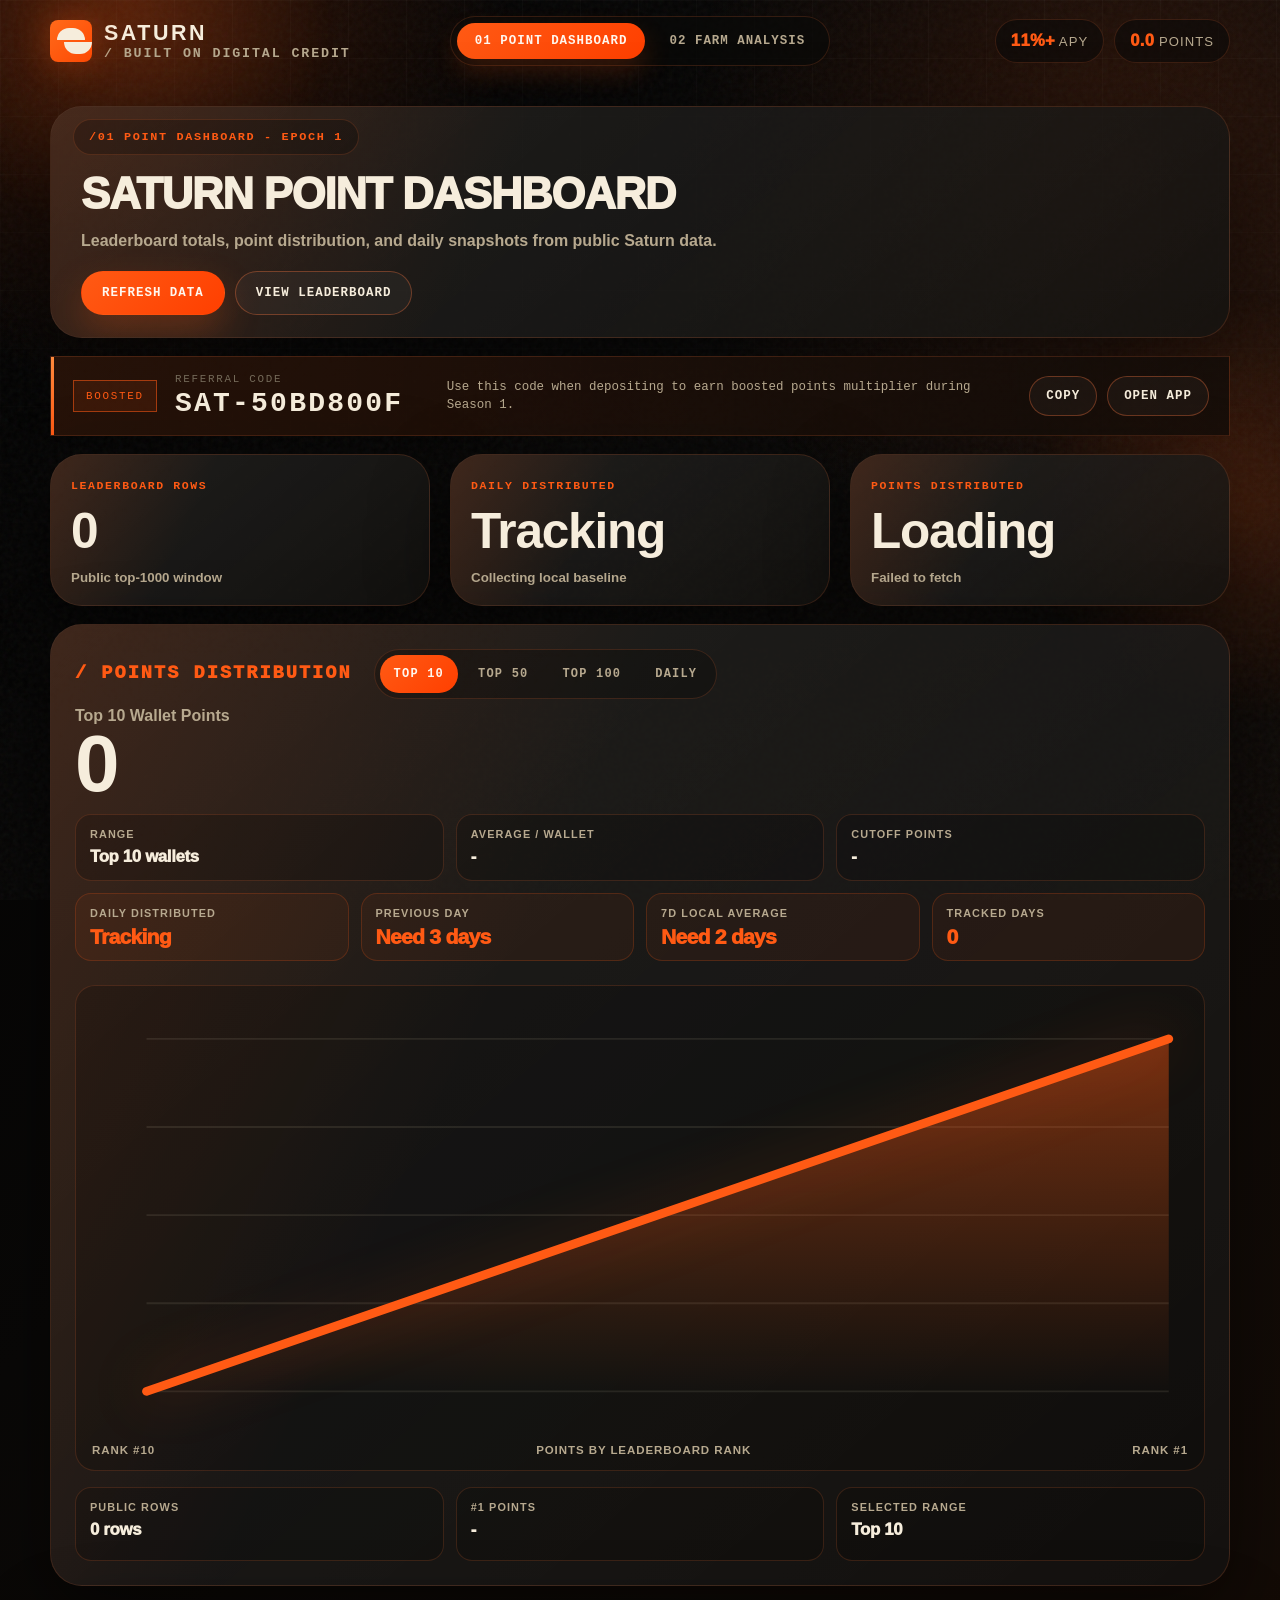
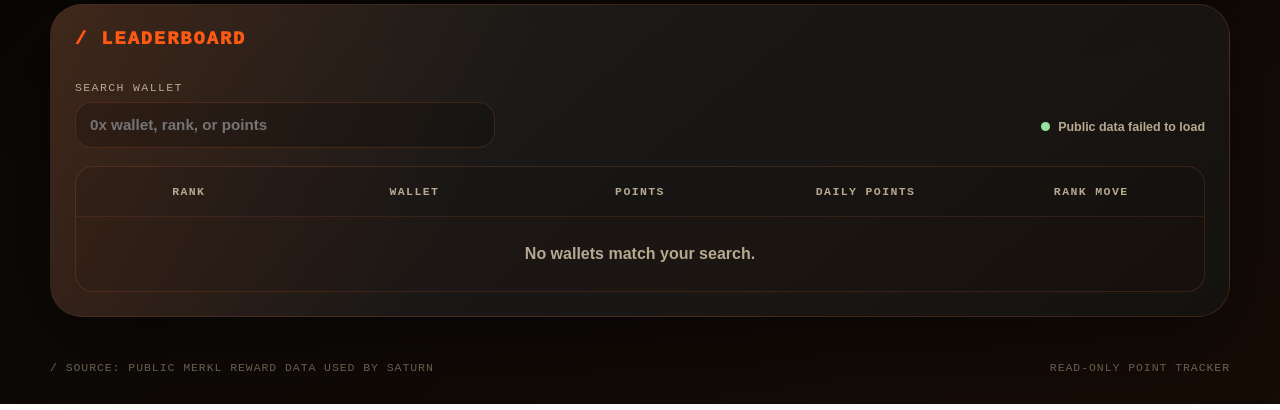
<file: index.html>
<!doctype html>
<html lang="en">
  <head>
    <meta charset="utf-8" />
    <meta name="viewport" content="width=device-width, initial-scale=1" />
    <title>Saturn Point Dashboard</title>
    <meta
      name="description"
      content="A Saturn-inspired point dashboard that tracks public Saturn point data from Merkl."
    />
    <link rel="stylesheet" href="styles.css?v=20260531-dashboard-fix" />
    <style>
      .segmented {
        display: inline-flex;
        gap: 6px;
        padding: 5px;
        border: 1px solid var(--line);
        border-radius: 999px;
        background: rgba(0, 0, 0, 0.22);
      }

      .segment {
        min-height: 38px;
        border: 0;
        border-radius: 999px;
        padding: 0 14px;
        color: var(--muted);
        background: transparent;
        font-family: var(--font-mono);
        font-size: 0.75rem;
        font-weight: 900;
        letter-spacing: 0.1em;
        text-transform: uppercase;
      }

      .segment.active {
        color: #fff7ef;
        background: linear-gradient(135deg, var(--gold), #ff3f00);
      }

      .header-stats strong {
        color: var(--gold);
        font-size: 1.26em !important;
        font-weight: 950;
        letter-spacing: 0.02em;
      }

      .metric-card strong,
      .points-total strong {
        letter-spacing: -0.025em !important;
      }

      .hero-grid h1,
      .wallet-card h2,
      .panel-heading h2 {
        display: none !important;
      }

      .kicker,
      .card-label {
        display: inline-flex;
        align-items: center;
        color: var(--gold);
        font-size: clamp(1.02rem, 1.45vw, 1.28rem) !important;
        font-weight: 950 !important;
        letter-spacing: 0.11em;
        line-height: 1.15;
      }

      .kicker {
        margin-bottom: 4px;
      }

      .hero-panel .kicker {
        color: var(--text) !important;
        font-family: var(--font-display) !important;
        font-size: clamp(2.35rem, 3.4vw, 3.5rem) !important;
        font-weight: 950 !important;
        letter-spacing: -0.025em;
        line-height: 0.98;
        margin: 0 !important;
      }

      .card-label {
        margin-bottom: 10px;
      }

      .panel-heading {
        align-items: flex-start;
      }

      .hero-panel {
        padding-top: 12px !important;
      }

      .hero-grid {
        align-items: flex-start !important;
        min-height: 0 !important;
        margin-top: 18px;
        padding-top: 0 !important;
      }

      .hero-copy {
        margin-top: 12px !important;
      }

      .hero-actions {
        margin-top: 18px !important;
      }

      #portfolio > .hero-panel.no-wallet-lookup .hero-grid {
        grid-template-columns: minmax(0, 1fr) !important;
      }

      #portfolio > .hero-panel.no-wallet-lookup .hero-copy {
        max-width: 760px;
      }

      #portfolio > .hero-panel .hero-grid {
        grid-template-columns: minmax(0, 1fr) minmax(560px, 0.88fr) !important;
      }

      #portfolio > .hero-panel .wallet-card {
        min-width: 560px;
      }

      #portfolio .wallet-lookup div {
        grid-template-columns: minmax(0, 1fr);
        gap: 12px;
        width: 100%;
      }

      #portfolio .wallet-lookup input {
        width: 100%;
      }

      #portfolio .wallet-lookup button {
        justify-self: start;
        width: auto;
        min-width: 112px;
        min-height: 38px;
        padding-inline: 22px;
      }

      #portfolio .wallet-address {
        margin-top: 14px;
      }

      #portfolio > .metrics-grid {
        grid-template-columns: repeat(3, minmax(0, 1fr));
      }

      #portfolio > .content-grid .points-panel > .panel-heading {
        flex-direction: row;
        align-items: center !important;
        justify-content: flex-start;
        gap: 22px;
      }

      #portfolio > .content-grid .points-panel > .panel-heading .card-label {
        margin-bottom: 0;
        white-space: nowrap;
      }

      #portfolio > .content-grid .points-panel .segmented {
        flex: 0 0 auto;
      }

      #portfolio > .content-grid .points-total {
        align-items: flex-start !important;
        flex-direction: column;
        gap: 6px;
        justify-content: flex-start;
        margin-top: 8px !important;
      }

      #portfolio > .content-grid .points-total strong {
        display: inline-flex;
        align-items: baseline;
        gap: 0.035em;
        font-family: var(--font-display) !important;
        line-height: 0.82;
        letter-spacing: -0.025em !important;
        text-align: left;
      }

      #portfolio > .content-grid .points-total .compact-unit {
        display: inline-block;
        margin-left: 0;
        color: inherit;
        font-size: 1em;
        letter-spacing: inherit;
      }

      .chart-summary,
      .daily-distribution,
      .mini-stats {
        position: relative;
        z-index: 1;
        display: grid;
        gap: 12px;
      }

      .chart-summary {
        grid-template-columns: repeat(3, minmax(0, 1fr));
        margin-top: 18px;
      }

      .daily-distribution {
        grid-template-columns: repeat(4, minmax(0, 1fr));
        margin-top: 12px;
      }

      .mini-stats {
        grid-template-columns: repeat(3, minmax(0, 1fr));
        margin-top: 16px;
      }

      .chart-summary span,
      .daily-distribution span,
      .mini-stats span {
        display: block;
        padding: 13px 14px;
        border: 1px solid var(--line);
        border-radius: 16px;
        background: rgba(0, 0, 0, 0.18);
      }

      .daily-distribution span {
        border-color: rgba(255, 90, 20, 0.2);
        background: rgba(255, 90, 20, 0.06);
      }

      .chart-summary small,
      .daily-distribution small,
      .mini-stats small {
        display: block;
        color: var(--muted);
        font-family: var(--font-display);
        font-size: 0.68rem;
        font-weight: 900;
        letter-spacing: 0.1em;
        text-transform: uppercase;
      }

      .chart-summary strong,
      .daily-distribution strong,
      .mini-stats strong {
        display: block;
        margin-top: 7px;
        font-family: var(--font-display);
        font-weight: 950;
      }

      .daily-distribution strong {
        color: var(--gold);
        font-size: clamp(1.18rem, 1.65vw, 1.55rem);
        letter-spacing: -0.035em;
        line-height: 1;
      }

      .chart-summary strong,
      .mini-stats strong {
        font-size: 1.05rem;
        letter-spacing: -0.02em;
      }

      .chart-wrap {
        position: relative;
        z-index: 1;
        overflow: hidden;
      }

      .line-chart {
        display: block;
        width: 100%;
        min-height: 260px;
      }

      .grid-lines path {
        stroke: rgba(255, 238, 210, 0.09);
        stroke-width: 1;
      }

      .line-chart .chart-area {
        fill: url("#chartFill") !important;
      }

      .line-chart .chart-line {
        fill: none !important;
        stroke: var(--gold) !important;
        stroke-linecap: round;
        stroke-linejoin: round;
        stroke-width: 5;
        filter: drop-shadow(0 0 16px rgba(255, 90, 20, 0.36));
      }

      .chart-dot {
        fill: #120c05;
        stroke: var(--gold);
        stroke-width: 4;
      }

      .chart-bar {
        fill: url("#barFill");
        stroke: rgba(255, 122, 45, 0.55);
        stroke-width: 1;
        filter: drop-shadow(0 0 14px rgba(255, 90, 20, 0.22));
        transition:
          filter 160ms ease,
          opacity 160ms ease,
          transform 160ms ease;
      }

      .chart-point {
        cursor: crosshair;
        outline: none;
      }

      .chart-hit-area {
        fill: transparent;
        pointer-events: all;
      }

      .chart-point .chart-dot {
        transition:
          r 160ms ease,
          stroke-width 160ms ease,
          filter 160ms ease;
      }

      .chart-point:hover .chart-dot,
      .chart-point:focus .chart-dot {
        r: 7;
        stroke-width: 5;
        filter: drop-shadow(0 0 10px rgba(255, 90, 20, 0.7));
      }

      .chart-point:hover .chart-bar,
      .chart-point:focus .chart-bar {
        opacity: 1;
        filter: drop-shadow(0 0 18px rgba(255, 90, 20, 0.62));
      }

      .chart-empty-title,
      .chart-empty-copy {
        fill: var(--muted);
        font-family: var(--font-display);
        font-weight: 950;
      }

      .chart-empty-title {
        fill: var(--text);
        font-size: 1.1rem;
      }

      .chart-empty-copy {
        font-size: 0.78rem;
      }

      .chart-tooltip {
        position: absolute;
        z-index: 8;
        display: none;
        max-width: min(260px, calc(100% - 24px));
        padding: 10px 12px;
        border: 1px solid rgba(255, 90, 20, 0.44);
        border-radius: 14px;
        background: rgba(7, 5, 3, 0.96);
        box-shadow: 0 18px 40px rgba(0, 0, 0, 0.42);
        color: var(--text);
        font-family: var(--font-display);
        font-size: 0.88rem;
        font-weight: 950;
        line-height: 1.25;
        pointer-events: none;
      }

      .chart-tooltip strong {
        display: block;
        font: inherit;
      }

      .chart-tooltip span {
        display: block;
        margin-top: 3px;
        color: var(--muted);
        font-size: 0.78rem;
        font-weight: 800;
      }

      .chart-labels {
        display: flex;
        justify-content: space-between;
        gap: 12px;
        padding: 0 16px 14px;
        color: var(--muted);
        font-family: var(--font-display);
        font-weight: 900;
        font-size: 0.72rem;
        letter-spacing: 0.08em;
        text-transform: uppercase;
      }

      #leaderboard .table-toolbar {
        display: grid !important;
        grid-template-columns: minmax(260px, 420px) 1fr;
        align-items: end;
        gap: 18px;
        margin: 0 0 14px !important;
        width: 100%;
      }

      #leaderboard .panel-heading {
        margin-bottom: 0 !important;
      }

      #leaderboard .card-label {
        margin-bottom: 0;
      }

      #leaderboard .search-box {
        width: 100%;
      }

      #leaderboard .sync-status {
        justify-self: end;
        align-self: end;
        padding-bottom: 14px;
        white-space: nowrap;
      }

      #leaderboard table {
        width: 100% !important;
        min-width: 900px;
        table-layout: fixed;
      }

      #leaderboard col:nth-child(1),
      #leaderboard col:nth-child(2),
      #leaderboard col:nth-child(3),
      #leaderboard col:nth-child(4),
      #leaderboard col:nth-child(5) {
        width: 20% !important;
      }

      #leaderboard th,
      #leaderboard td {
        display: table-cell !important;
        width: auto !important;
        vertical-align: middle;
      }

      #leaderboard th:nth-child(1),
      #leaderboard td:nth-child(1) {
        text-align: center !important;
      }

      #leaderboard td:nth-child(1) {
        padding-left: 0 !important;
        padding-right: 0 !important;
      }

      #leaderboard th:nth-child(2),
      #leaderboard td:nth-child(2) {
        text-align: center !important;
      }

      #leaderboard th:nth-child(3),
      #leaderboard td:nth-child(3) {
        text-align: center !important;
      }

      #leaderboard th:nth-child(4),
      #leaderboard td:nth-child(4),
      #leaderboard th:nth-child(5),
      #leaderboard td:nth-child(5) {
        text-align: center !important;
      }

      #leaderboard th:nth-child(n + 6),
      #leaderboard td:nth-child(n + 6) {
        display: none !important;
      }

      .leaderboard-rank-badge {
        display: grid !important;
        margin-inline: auto;
        width: 44px;
        height: 44px;
        border-radius: 14px;
        font-size: 1.05rem;
      }

      #leaderboard .leaderboard-wallet-link {
        display: inline-flex !important;
        flex-direction: column;
        align-items: flex-start;
        gap: 3px;
      }

      #leaderboard .leaderboard-wallet-link small {
        display: none !important;
      }

      .movement-pill {
        display: inline-flex;
        min-width: 78px;
        justify-content: center;
        padding: 8px 10px;
        border: 1px solid var(--line);
        border-radius: 999px;
        color: var(--muted);
        background: rgba(0, 0, 0, 0.16);
        font-family: var(--font-mono);
        font-size: 0.78rem;
        font-weight: 900;
      }

      .movement-pill.up {
        color: var(--green);
        border-color: rgba(150, 225, 162, 0.26);
        background: rgba(150, 225, 162, 0.08);
      }

      .movement-pill.down {
        color: var(--gold);
        border-color: rgba(255, 90, 20, 0.3);
        background: rgba(255, 90, 20, 0.08);
      }

      .movement-pill.neutral {
        color: var(--muted);
      }

      @media (max-width: 980px) {
        #portfolio > .hero-panel .hero-grid {
          grid-template-columns: 1fr !important;
        }

        #portfolio > .hero-panel .wallet-card {
          min-width: 0;
        }

        #portfolio > .metrics-grid {
          grid-template-columns: 1fr;
        }
      }

      @media (max-width: 640px) {
        #portfolio > .content-grid .points-panel > .panel-heading {
          align-items: flex-start !important;
          flex-direction: column;
          gap: 10px;
        }

        #leaderboard .table-toolbar {
          grid-template-columns: 1fr;
        }

        #leaderboard .sync-status {
          justify-self: start;
          padding-bottom: 0;
        }
      }

      @media (max-width: 640px) {
        .chart-summary,
        .daily-distribution,
        .mini-stats {
          grid-template-columns: repeat(2, minmax(0, 1fr));
        }

        .chart-summary span:first-child,
        .mini-stats span:last-child {
          grid-column: 1 / -1;
        }

        .chart-summary span,
        .daily-distribution span,
        .mini-stats span {
          padding: 12px;
        }

        .daily-distribution strong {
          font-size: clamp(1.35rem, 7vw, 1.8rem);
        }

        #leaderboard .responsive-table {
          overflow: visible;
          border: 0;
          border-radius: 0;
          background: transparent;
        }

        #leaderboard table {
          display: block !important;
          min-width: 0 !important;
          border: 0 !important;
          table-layout: auto !important;
        }

        #leaderboard colgroup,
        #leaderboard thead {
          display: none !important;
        }

        #leaderboard tbody {
          display: grid;
          gap: 12px;
        }

        #leaderboard tbody tr {
          display: grid !important;
          grid-template-columns: auto minmax(0, 1fr);
          grid-template-areas:
            "rank wallet"
            "rank points"
            "daily-points movement";
          gap: 9px 12px;
          align-items: center;
          padding: 12px;
          border: 1px solid var(--line);
          border-radius: 16px;
          background:
            radial-gradient(circle at 18% 0%, rgba(255, 90, 20, 0.1), transparent 48%),
            rgba(0, 0, 0, 0.18);
        }

        #leaderboard tbody tr.empty-row {
          display: block !important;
        }

        #leaderboard th,
        #leaderboard td {
          display: block !important;
          width: auto !important;
          padding: 0 !important;
          border: 0 !important;
          text-align: left !important;
        }

        #leaderboard td:nth-child(1) {
          grid-area: rank;
        }

        #leaderboard td:nth-child(2) {
          grid-area: wallet;
        }

        #leaderboard td:nth-child(3) {
          grid-area: points;
        }

        #leaderboard td:nth-child(4) {
          grid-area: daily-points;
        }

        #leaderboard td:nth-child(5) {
          grid-area: movement;
        }

        #leaderboard td:nth-child(3)::before,
        #leaderboard td:nth-child(4)::before,
        #leaderboard td:nth-child(5)::before {
          display: block;
          margin-bottom: 3px;
          color: var(--muted);
          font-family: var(--font-display);
          font-size: 0.58rem;
          font-weight: 950;
          letter-spacing: 0.1em;
          text-transform: uppercase;
        }

        #leaderboard td:nth-child(3)::before {
          content: "Points";
        }

        #leaderboard td:nth-child(3)::after {
          content: " pts";
          color: var(--muted);
          font-size: 0.78rem;
          font-weight: 900;
        }

        #leaderboard td:nth-child(4)::before {
          content: "Daily points";
        }

        #leaderboard td:nth-child(5)::before {
          content: "Rank move";
        }

        #leaderboard .leaderboard-rank-badge {
          width: 48px;
          height: 48px;
          margin: 0;
          border-radius: 16px;
          font-size: 1.1rem;
        }

        #leaderboard .leaderboard-wallet-link {
          align-items: flex-start;
          max-width: 100%;
        }

        #leaderboard .leaderboard-wallet-link strong,
        #leaderboard td:nth-child(3) {
          font-size: 1.02rem;
          font-weight: 950;
          overflow-wrap: anywhere;
        }

        #leaderboard td:nth-child(3) {
          align-self: start;
          color: var(--text);
          line-height: 1.05;
        }

        #leaderboard td:nth-child(4),
        #leaderboard td:nth-child(5) {
          min-width: 0;
        }

        #leaderboard td:nth-child(4)::before {
          content: "Daily";
        }

        #leaderboard td:nth-child(5)::before {
          content: "Rank";
        }

        #leaderboard .movement-pill {
          min-width: 0;
          width: 100%;
          justify-content: center;
          padding: 8px 8px;
          font-size: 0.78rem;
        }

        #leaderboard .points-movement-pill {
          font-size: 0.82rem;
        }
      }
    </style>
  </head>
  <body>
    <div class="noise" aria-hidden="true"></div>
    <div class="orb orb-one" aria-hidden="true"></div>
    <div class="orb orb-two" aria-hidden="true"></div>

    <header class="site-shell topbar" aria-label="Saturn dashboard header">
      <a class="brand" href="#" aria-label="Saturn Point Dashboard home">
        <span class="brand-mark" aria-hidden="true"></span>
        <span>
          <strong>Saturn</strong>
          <small>/ built on digital credit</small>
        </span>
      </a>

      <nav class="main-nav" aria-label="Primary navigation">
        <a class="active" href="index.html">01 Point Dashboard</a>
        <a href="analysis.html">02 Farm Analysis</a>
      </nav>

      <div class="header-stats" aria-label="Global Saturn metrics">
        <span><strong>11%+</strong> APY</span>
        <span><strong id="headerPoints">0.0</strong> Points</span>
      </div>
    </header>

    <main class="site-shell dashboard" id="portfolio">
      <section class="hero-panel reveal no-wallet-lookup">
        <div class="epoch-pill">/01 Point Dashboard - Epoch 1</div>
        <div class="hero-grid">
          <div>
            <p class="kicker">Saturn Point Dashboard</p>
            <h1>Saturn points command center</h1>
            <p class="hero-copy">
              Leaderboard totals, point distribution, and daily snapshots from public Saturn data.
            </p>
            <div class="hero-actions">
              <button class="primary-btn" id="refreshData" type="button">
                Refresh data
              </button>
              <a class="ghost-btn" href="#leaderboard">View leaderboard</a>
            </div>
          </div>

          <aside class="wallet-card" aria-live="polite" hidden>
            <span class="card-label">/ Wallet Lookup</span>
            <h2 id="walletStatusTitle">Lookup wallet, rank, or points</h2>
            <p id="walletStatusText">
              Paste a wallet address to calculate public Saturn points and top-1000 rank.
            </p>
            <form class="wallet-lookup" id="walletLookupForm">
              <label for="walletInput">Wallet address</label>
              <div>
                <input
                  id="walletInput"
                  type="text"
                  inputmode="text"
                  placeholder="0x..."
                  autocomplete="off"
                  spellcheck="false"
                />
                <button type="submit">Track</button>
              </div>
            </form>
            <div class="wallet-address" id="walletAddress">No wallet selected</div>
          </aside>
        </div>
      </section>

      <section class="ref-card reveal" aria-label="Saturn referral code">
        <div class="ref-accent" aria-hidden="true"></div>
        <span class="ref-badge">Boosted</span>
        <div>
          <small>Referral Code</small>
          <strong>SAT-50BD800F</strong>
        </div>
        <p>Use this code when depositing to earn boosted points multiplier during Season 1.</p>
        <div class="ref-actions">
          <button class="ghost-btn compact-action" type="button" data-copy-ref="SAT-50BD800F">Copy</button>
          <a class="ghost-btn compact-action" href="https://app.saturn.credit/" target="_blank" rel="noopener noreferrer">Open app</a>
        </div>
      </section>

      <section class="metrics-grid" aria-label="Dashboard summary metrics">
        <article class="metric-card reveal">
          <span class="metric-label">Leaderboard Rows</span>
          <strong id="tvlMetric">0</strong>
          <small>Public top-1000 window</small>
        </article>

        <article class="metric-card reveal">
          <span class="metric-label">Daily Distributed</span>
          <strong id="dailyDistributedMetric">Tracking</strong>
          <small id="dailyDistributedCaption">Collecting local baseline</small>
        </article>

        <article class="metric-card reveal">
          <span class="metric-label">Points Distributed</span>
          <strong id="pointsDistributed">Loading</strong>
          <small id="pointsUpdated">Public Merkl data</small>
        </article>

        <article class="metric-card reveal highlighted" hidden>
          <span class="metric-label">Your Rank</span>
          <strong id="rankMetric">—</strong>
          <small id="rankCaption">Enter wallet to calculate</small>
        </article>
      </section>

      <section class="content-grid single-column">
        <article class="panel points-panel reveal">
          <div class="panel-heading">
            <div>
              <span class="card-label">/ Points Distribution</span>
              <h2>Leaderboard points</h2>
            </div>
            <div class="segmented" role="group" aria-label="Points chart mode">
              <button class="segment active" type="button" data-range="10">Top 10</button>
              <button class="segment" type="button" data-range="50">Top 50</button>
              <button class="segment" type="button" data-range="100">Top 100</button>
              <button class="segment" type="button" data-range="daily">Daily</button>
            </div>
          </div>

          <div class="points-total">
            <span id="pointsTotalLabel">Top 10 Wallet Points</span>
            <strong id="pointsTotal">0.0</strong>
          </div>

          <div class="chart-summary" aria-label="Selected leaderboard range summary">
            <span>
              <small id="chartRangeMetricLabel">Range</small>
              <strong id="chartRangeLabel">Top 10 wallets</strong>
            </span>
            <span>
              <small id="chartAverageMetricLabel">Average / Wallet</small>
              <strong id="chartAverage">—</strong>
            </span>
            <span>
              <small id="chartCutoffMetricLabel">Cutoff Points</small>
              <strong id="chartCutoff">—</strong>
            </span>
          </div>

          <div class="daily-distribution" aria-label="Daily total points distributed">
            <span>
              <small>Daily Distributed</small>
              <strong id="dailyDistributed">—</strong>
            </span>
            <span>
              <small>Previous Day</small>
              <strong id="previousDailyDistributed">—</strong>
            </span>
            <span>
              <small>7D Local Average</small>
              <strong id="dailyAverage">—</strong>
            </span>
            <span>
              <small>Tracked Days</small>
              <strong id="trackedDays">0</strong>
            </span>
          </div>

          <div class="chart-wrap">
            <svg
              class="line-chart"
              id="pointsChart"
              role="img"
              aria-labelledby="chartTitle chartDesc"
              viewBox="0 0 640 260"
            >
              <title id="chartTitle">Saturn points trend</title>
              <desc id="chartDesc">A line chart showing public Saturn leaderboard point distribution.</desc>
              <defs>
                <linearGradient id="chartFill" x1="0" x2="0" y1="0" y2="1">
                  <stop offset="0%" stop-color="#ff5a14" stop-opacity="0.42" />
                  <stop offset="100%" stop-color="#ff5a14" stop-opacity="0" />
                </linearGradient>
                <linearGradient id="barFill" x1="0" x2="0" y1="0" y2="1">
                  <stop offset="0%" stop-color="#ff7a2d" stop-opacity="0.95" />
                  <stop offset="100%" stop-color="#ff5a14" stop-opacity="0.35" />
                </linearGradient>
              </defs>
              <g class="grid-lines" aria-hidden="true">
                <path d="M40 30H620" />
                <path d="M40 80H620" />
                <path d="M40 130H620" />
                <path d="M40 180H620" />
                <path d="M40 230H620" />
              </g>
              <path id="chartArea" class="chart-area" d="" style="fill: url(#chartFill)" />
              <path id="chartLine" class="chart-line" d="" style="fill: none" />
              <g id="chartDots"></g>
            </svg>
            <div class="chart-labels">
              <span id="chartLowLabel">Rank #10</span>
              <span>Points by leaderboard rank</span>
              <span id="chartHighLabel">Rank #1</span>
            </div>
          </div>

          <div class="mini-stats">
            <span>
              <small id="miniStatOneLabel">Public Rows</small>
              <strong id="epochPace">—</strong>
            </span>
            <span>
              <small id="miniStatTwoLabel">#1 Points</small>
              <strong id="multiplier">—</strong>
            </span>
            <span>
              <small id="miniStatThreeLabel">Selected Range</small>
              <strong id="nextRank">—</strong>
            </span>
          </div>
        </article>
      </section>

      <section class="panel table-panel reveal" id="leaderboard">
        <div class="panel-heading table-heading">
          <div>
            <span class="card-label">/ Leaderboard</span>
            <h2>Saturn points leaderboard</h2>
          </div>
        </div>

        <div class="table-toolbar">
          <label class="search-box">
            <span>Search wallet</span>
            <input
              id="walletSearch"
              type="search"
              placeholder="0x wallet, rank, or points"
              autocomplete="off"
            />
          </label>
          <div class="sync-status">
            <span class="pulse-dot" aria-hidden="true"></span>
            <span id="syncStatusText">Loading public data</span>
          </div>
        </div>

        <div class="table-view active" id="leaderboardView">
          <div class="responsive-table">
            <table>
              <colgroup>
                <col />
                <col />
                <col />
                <col />
                <col />
              </colgroup>
              <thead>
                <tr>
                  <th>Rank</th>
                  <th>Wallet</th>
                  <th>Points</th>
                  <th>Daily points</th>
                  <th>Rank move</th>
                </tr>
              </thead>
              <tbody id="leaderboardRows"></tbody>
            </table>
          </div>
        </div>
      </section>
    </main>

    <footer class="site-shell footer">
      <span>/ Source: public Merkl reward data used by Saturn</span>
      <span>Read-only point tracker</span>
    </footer>

    <script src="app.js?v=20260606-daily-points-movement" defer></script>
    <script>
      document.addEventListener("DOMContentLoaded", () => {
        const total = document.querySelector("#pointsTotal");
        if (!total) return;

        const renderCompactUnit = () => {
          if (total.dataset.renderingCompact === "true") return;
          const value = total.textContent.trim().replace(/\s+/g, "");
          const match = value.match(/^([0-9.,]+)([KMBT])$/i);

          if (!match) return;
          if (total.dataset.compactValue === value && total.querySelector(".compact-unit")) return;

          total.dataset.renderingCompact = "true";
          total.innerHTML = `${match[1]}<span class="compact-unit">${match[2].toUpperCase()}</span>`;
          total.dataset.compactValue = value;
          total.dataset.renderingCompact = "false";
        };

        new MutationObserver(renderCompactUnit).observe(total, {
          childList: true,
          characterData: true,
          subtree: true,
        });
        renderCompactUnit();

        const chartWrap = document.querySelector(".chart-wrap");
        if (!chartWrap) return;

        const tooltip = document.createElement("div");
        tooltip.className = "chart-tooltip";
        chartWrap.appendChild(tooltip);

        const setTooltipText = (label) => {
          const parts = label.split(" | ");
          tooltip.replaceChildren();
          parts.forEach((part, index) => {
            const element = document.createElement(index === 0 ? "strong" : "span");
            element.textContent = part;
            tooltip.appendChild(element);
          });
        };

        const moveTooltip = (event, point) => {
          const wrapRect = chartWrap.getBoundingClientRect();
          const pointRect = point.getBoundingClientRect();
          const hasPointer = Number.isFinite(event.clientX) && Number.isFinite(event.clientY);
          const anchorX = hasPointer ? event.clientX - wrapRect.left : pointRect.left - wrapRect.left + pointRect.width / 2;
          const anchorY = hasPointer ? event.clientY - wrapRect.top : pointRect.top - wrapRect.top + pointRect.height / 2;
          const x = Math.min(wrapRect.width - tooltip.offsetWidth - 10, Math.max(10, anchorX + 14));
          const y = Math.max(10, anchorY - tooltip.offsetHeight - 14);

          tooltip.style.left = `${x}px`;
          tooltip.style.top = `${y}px`;
        };

        const showTooltip = (event) => {
          const point = event.target.closest(".chart-point");
          if (!point || !chartWrap.contains(point)) return;

          setTooltipText(point.getAttribute("aria-label") || "");
          tooltip.style.display = "block";
          moveTooltip(event, point);
        };

        chartWrap.addEventListener("pointerover", showTooltip);
        chartWrap.addEventListener("pointermove", showTooltip);
        chartWrap.addEventListener("pointerleave", () => {
          tooltip.style.display = "none";
        });
        chartWrap.addEventListener("focusin", showTooltip);
        chartWrap.addEventListener("focusout", () => {
          tooltip.style.display = "none";
        });
      });
    </script>
  </body>
</html>
</file>
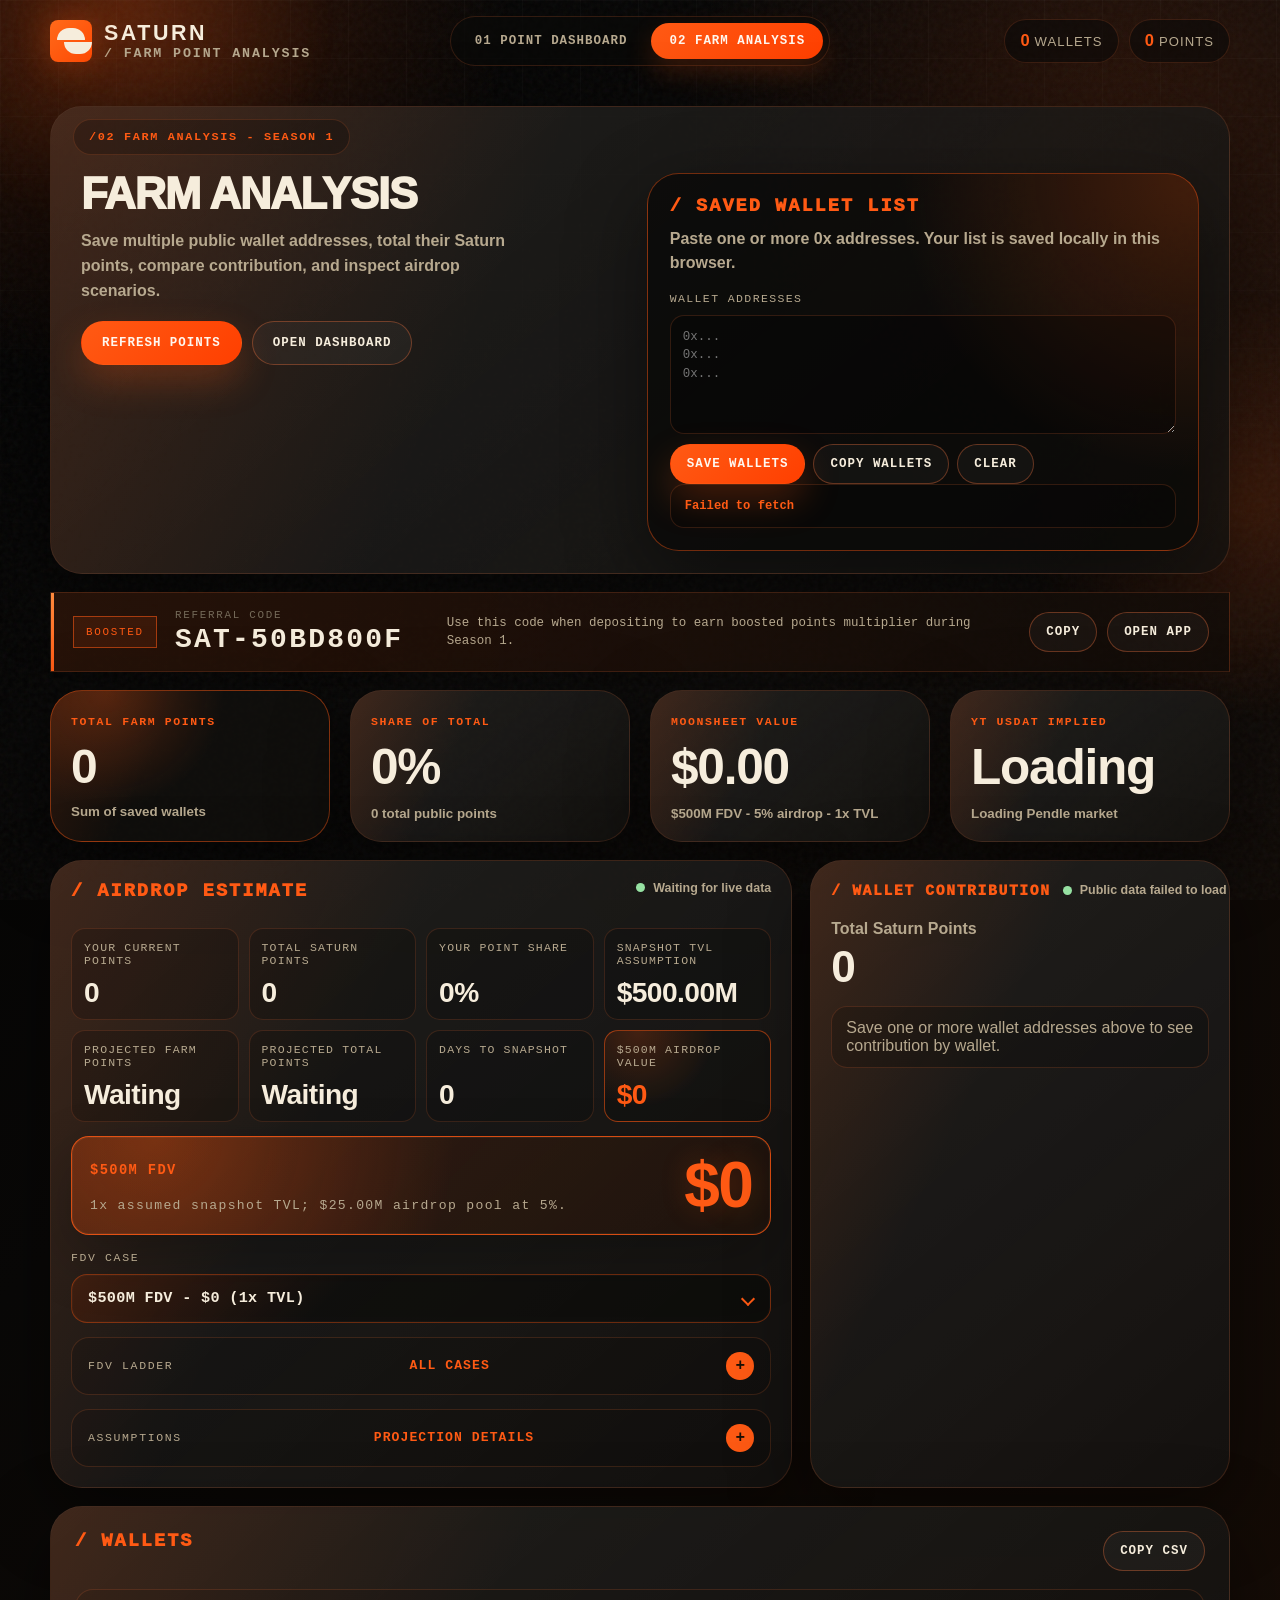
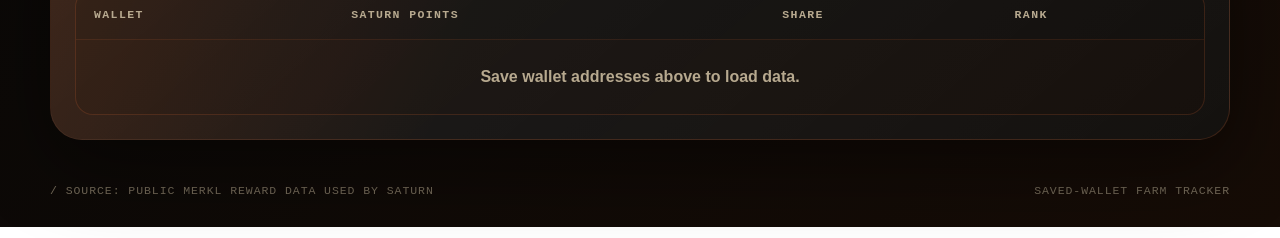
<file: analysis.html>
<!doctype html>
<html lang="en">
  <head>
    <meta charset="utf-8" />
    <meta name="viewport" content="width=device-width, initial-scale=1" />
    <title>Saturn Farm Point Analysis</title>
    <meta
      name="description"
      content="Track Saturn points across saved wallets using public Merkl point data."
    />
    <link rel="stylesheet" href="styles.css?v=20260531-wallet-collapse" />
    <style>
      [hidden] {
        display: none !important;
      }

      .metric-card strong,
      .points-total strong,
      .moonsheet-grid strong,
      .scenario-focus strong {
        letter-spacing: -0.025em !important;
      }

      .hero-grid h1,
      .wallet-card h2,
      .panel-heading h2 {
        display: none !important;
      }

      .kicker,
      .card-label {
        display: inline-flex;
        align-items: center;
        color: var(--gold);
        font-size: clamp(1.02rem, 1.45vw, 1.28rem) !important;
        font-weight: 950 !important;
        letter-spacing: 0.11em;
        line-height: 1.15;
      }

      .kicker {
        margin-bottom: 4px;
      }

      .hero-panel .kicker {
        color: var(--text) !important;
        font-family: var(--font-display) !important;
        font-size: clamp(2.35rem, 3.4vw, 3.5rem) !important;
        font-weight: 950 !important;
        letter-spacing: -0.025em;
        line-height: 0.98;
        margin: 0 !important;
      }

      .card-label {
        margin-bottom: 10px;
      }

      .panel-heading {
        align-items: flex-start;
      }

      .hero-panel {
        padding-top: 12px !important;
      }

      .hero-grid,
      .farm-hero-grid {
        align-items: flex-start !important;
        min-height: 0 !important;
        margin-top: 18px;
        padding-top: 0 !important;
      }

      .hero-copy {
        margin-top: 12px !important;
      }

      .hero-actions {
        margin-top: 18px !important;
      }

      .farm-hero-grid {
        grid-template-columns: minmax(320px, 0.92fr) minmax(420px, 1fr) !important;
        gap: clamp(24px, 4.5vw, 58px) !important;
      }

      .farm-hero-grid > div:first-child {
        max-width: 520px;
      }

      .wallet-manager-card {
        justify-self: end;
        width: min(100%, 720px);
      }

      .farm-dashboard > .content-grid .panel-heading {
        align-items: center !important;
        flex-wrap: nowrap;
        gap: 12px;
      }

      .farm-dashboard > .content-grid .panel-heading .card-label {
        margin-bottom: 0;
        white-space: nowrap;
        font-size: clamp(0.92rem, 1.08vw, 1.08rem) !important;
      }

      .farm-dashboard > .content-grid .sync-status {
        align-self: center;
        margin-left: auto;
        min-width: max-content;
        white-space: nowrap;
      }

      .moonsheet-grid strong {
        letter-spacing: -0.02em !important;
      }

      .farm-dashboard .metric-card strong,
      .farm-dashboard .moonsheet-grid strong,
      .farm-dashboard .scenario-focus strong,
      .farm-dashboard .farm-points-total strong,
      .farm-dashboard .allocation-row-header b,
      .farm-dashboard .allocation-meta,
      .farm-dashboard .scenario-table th,
      .farm-dashboard .scenario-table td,
      .farm-dashboard .farm-table td,
      .farm-dashboard .farm-table strong {
        font-family: var(--font-display) !important;
      }

      .farm-dashboard > .content-grid .mini-stats {
        display: none !important;
      }

      .scenario-table {
        width: 100%;
        table-layout: fixed;
      }

      .scenario-table th,
      .scenario-table td {
        width: 33.333% !important;
      }

      .scenario-table th:nth-child(3),
      .scenario-table td:nth-child(3) {
        display: table-cell !important;
      }

      .scenario-table th:nth-child(4),
      .scenario-table td:nth-child(4) {
        display: none !important;
      }

      @media (max-width: 900px) {
        .farm-hero-grid {
          grid-template-columns: 1fr !important;
        }

        .wallet-manager-card {
          justify-self: stretch;
          width: 100%;
        }
      }

      @media (max-width: 640px) {
        .farm-dashboard .moonsheet-grid {
          grid-template-columns: repeat(2, minmax(0, 1fr)) !important;
          gap: 10px;
        }

        .farm-dashboard .moonsheet-grid article {
          min-height: 104px;
          padding: 13px;
        }

        .farm-dashboard .moonsheet-grid small {
          min-height: 0;
          font-size: 0.66rem;
          letter-spacing: 0.1em;
        }

        .farm-dashboard .moonsheet-grid strong {
          margin-top: 10px;
          font-size: clamp(1.25rem, 7vw, 1.7rem);
          line-height: 1;
        }

        .farm-dashboard .scenario-focus {
          grid-template-columns: 1fr;
          gap: 9px;
          padding: 16px;
        }

        .farm-dashboard .scenario-focus strong {
          grid-row: auto;
          font-size: clamp(2.6rem, 15vw, 4.2rem);
        }

        .farm-dashboard .wallet-manager-card {
          padding: 18px;
        }

        .farm-dashboard .wallet-summary {
          gap: 12px;
          margin-top: 14px;
          padding: 12px;
        }

        .farm-dashboard .wallet-summary span {
          white-space: nowrap;
        }

        .farm-dashboard .wallet-summary-actions {
          width: 100%;
        }

        .farm-dashboard .wallet-summary-actions > * {
          min-height: 42px;
        }

        .farm-dashboard .scenario-table {
          min-width: 0;
        }

        .farm-dashboard .scenario-table th,
        .farm-dashboard .scenario-table td {
          padding: 12px 10px;
          font-size: 0.86rem;
        }

        .farm-table.responsive-table {
          overflow: visible;
          border: 0;
          border-radius: 0;
          background: transparent;
        }

        .farm-table table {
          display: block;
          min-width: 0 !important;
          border: 0;
        }

        .farm-table thead {
          display: none;
        }

        .farm-table tbody {
          display: grid;
          gap: 12px;
        }

        .farm-table tbody tr {
          display: grid;
          grid-template-columns: repeat(2, minmax(0, 1fr));
          gap: 11px 14px;
          padding: 14px;
          border: 1px solid var(--line);
          border-radius: 18px;
          background:
            radial-gradient(circle at 15% 0%, rgba(255, 90, 20, 0.1), transparent 48%),
            rgba(0, 0, 0, 0.18);
        }

        .farm-table tbody tr.empty-row {
          display: block;
        }

        .farm-table td {
          display: block;
          width: auto !important;
          padding: 0 !important;
          border: 0 !important;
          text-align: left !important;
        }

        .farm-table td:first-child {
          grid-column: 1 / -1;
        }

        .farm-table td:nth-child(2)::before,
        .farm-table td:nth-child(3)::before,
        .farm-table td:nth-child(4)::before {
          display: block;
          margin-bottom: 4px;
          color: var(--muted);
          font-family: var(--font-display);
          font-size: 0.66rem;
          font-weight: 950;
          letter-spacing: 0.12em;
          text-transform: uppercase;
        }

        .farm-table td:nth-child(2)::before {
          content: "Points";
        }

        .farm-table td:nth-child(3)::before {
          content: "Share";
        }

        .farm-table td:nth-child(4)::before {
          content: "Rank";
        }

        .farm-table .wallet-cell {
          gap: 10px;
        }

        .farm-table .wallet-badge {
          width: 42px;
          height: 42px;
          border-radius: 14px;
        }
      }
    </style>
  </head>
  <body>
    <div class="noise" aria-hidden="true"></div>
    <div class="orb orb-one" aria-hidden="true"></div>
    <div class="orb orb-two" aria-hidden="true"></div>

    <header class="site-shell topbar" aria-label="Saturn farm analysis header">
      <a class="brand" href="index.html" aria-label="Saturn Point Dashboard home">
        <span class="brand-mark" aria-hidden="true"></span>
        <span>
          <strong>Saturn</strong>
          <small>/ farm point analysis</small>
        </span>
      </a>

      <nav class="main-nav" aria-label="Primary navigation">
        <a href="index.html">01 Point Dashboard</a>
        <a class="active" href="analysis.html">02 Farm Analysis</a>
      </nav>

      <div class="header-stats" aria-label="Farm analysis quick stats">
        <span><strong id="walletCountStat">0</strong> Wallets</span>
        <span><strong id="farmHeaderPoints">0.0</strong> Points</span>
      </div>
    </header>

    <main class="site-shell dashboard farm-dashboard">
      <section class="hero-panel farm-hero reveal">
        <div class="epoch-pill">/02 Farm Analysis - Season 1</div>
        <div class="hero-grid farm-hero-grid">
          <div>
            <p class="kicker">Farm Analysis</p>
            <h1>Analyze your Saturn farm</h1>
            <p class="hero-copy">
              Save multiple public wallet addresses, total their Saturn points,
              compare contribution, and inspect airdrop scenarios.
            </p>
            <div class="hero-actions">
              <button class="primary-btn" id="refreshFarm" type="button">
                Refresh points
              </button>
              <a class="ghost-btn" href="index.html">Open dashboard</a>
            </div>
          </div>

          <aside class="wallet-card wallet-manager-card">
            <span class="card-label">/ Saved Wallet List</span>
            <h2>Saved wallets</h2>
            <p>Paste one or more 0x addresses. Your list is saved locally in this browser.</p>
            <div class="wallet-summary" id="walletSummary" hidden>
              <div>
                <small>Wallets saved</small>
                <strong id="walletSummaryCount">No wallets saved</strong>
                <span id="walletSummaryPreview">Add wallets to start tracking.</span>
              </div>
              <div class="wallet-summary-actions">
                <button class="ghost-btn compact-action" id="copyWalletsCompact" type="button">Copy</button>
                <button class="ghost-btn compact-action" id="editWallets" type="button">Edit wallets</button>
              </div>
            </div>
            <form class="wallet-manager" id="walletManagerForm">
              <label for="walletListInput">Wallet addresses</label>
              <textarea
                id="walletListInput"
                rows="5"
                placeholder="0x...&#10;0x...&#10;0x..."
                spellcheck="false"
              ></textarea>
              <div class="wallet-manager-actions">
                <button class="primary-btn compact-action" type="submit">Save wallets</button>
                <button class="ghost-btn compact-action" id="copyWallets" type="button">Copy wallets</button>
                <button class="ghost-btn compact-action" id="clearWallets" type="button">Clear</button>
              </div>
            </form>
            <div class="wallet-address" id="walletListStatus">No wallets saved.</div>
          </aside>
        </div>
      </section>

      <section class="ref-card reveal" aria-label="Saturn referral code">
        <div class="ref-accent" aria-hidden="true"></div>
        <span class="ref-badge">Boosted</span>
        <div>
          <small>Referral Code</small>
          <strong>SAT-50BD800F</strong>
        </div>
        <p>Use this code when depositing to earn boosted points multiplier during Season 1.</p>
        <div class="ref-actions">
          <button class="ghost-btn compact-action" type="button" data-copy-ref="SAT-50BD800F">Copy</button>
          <a class="ghost-btn compact-action" href="https://app.saturn.credit/" target="_blank" rel="noopener noreferrer">Open app</a>
        </div>
      </section>

      <section class="metrics-grid farm-metrics" aria-label="Farm summary metrics">
        <article class="metric-card reveal highlighted">
          <span class="metric-label">Total Farm Points</span>
          <strong id="totalFarmPoints">Loading</strong>
          <small>Sum of saved wallets</small>
        </article>

        <article class="metric-card reveal">
          <span class="metric-label">Share Of Total</span>
          <strong id="pointShare">-</strong>
          <small id="networkTotalCaption">Loading total points</small>
        </article>

        <article class="metric-card reveal">
          <span class="metric-label">Moonsheet Value</span>
          <strong id="moonsheetValue">-</strong>
          <small>$500M FDV - 5% airdrop - 1x TVL</small>
        </article>

        <article class="metric-card reveal">
          <span class="metric-label" id="projectionSummaryLabel">YT USDat Implied</span>
          <strong id="projectedSnapshotPoints">Loading</strong>
          <small id="projectionSummaryCaption">Pendle market APY</small>
        </article>
      </section>

      <section class="panel moonsheet-panel reveal" aria-label="Airdrop moonsheet">
        <div class="panel-heading table-heading">
          <div>
            <span class="card-label">/ Airdrop Estimate</span>
            <h2>Airdrop estimate</h2>
          </div>
          <div class="sync-status">
            <span class="pulse-dot" aria-hidden="true"></span>
            <span id="projectionStatus">Waiting for live data</span>
          </div>
        </div>

        <div class="moonsheet-grid">
          <article>
            <small>Your current points</small>
            <strong id="moonCurrentPoints">-</strong>
          </article>
          <article>
            <small>Total Saturn points</small>
            <strong id="moonTotalPoints">-</strong>
          </article>
          <article>
            <small>Your point share</small>
            <strong id="moonShare">-</strong>
          </article>
          <article>
            <small>Snapshot TVL Assumption</small>
            <strong id="moonPoolValue">$500M</strong>
          </article>
          <article>
            <small>Projected farm points</small>
            <strong id="moonProjectedFarm">-</strong>
          </article>
          <article>
            <small>Projected total points</small>
            <strong id="moonProjectedTotal">-</strong>
          </article>
          <article>
            <small>Days to snapshot</small>
            <strong id="moonDays">-</strong>
          </article>
          <article class="moonsheet-highlight">
            <small>$500M airdrop value</small>
            <strong id="moonEstimatedValue">-</strong>
          </article>
        </div>

        <div class="scenario-focus" id="scenarioFocus" aria-live="polite">
          <span id="scenarioFocusCase">$500M FDV</span>
          <strong id="scenarioFocusValue">-</strong>
          <small id="scenarioFocusMeta"></small>
        </div>

        <div class="scenario-picker">
          <label for="fdvScenarioSelect">
            <span>FDV case</span>
            <select id="fdvScenarioSelect" aria-label="Select FDV case">
              <option>Loading scenarios...</option>
            </select>
          </label>
        </div>

        <details class="scenario-disclosure">
          <summary>
            <span>FDV ladder</span>
            <strong>All cases</strong>
          </summary>
          <div class="scenario-table-wrap">
            <table class="scenario-table">
              <thead>
                <tr>
                  <th>FDV</th>
                  <th>TVL Basis</th>
                  <th>Your Est. Value</th>
                </tr>
              </thead>
              <tbody id="fdvScenarioRows">
                <tr class="empty-row">
                  <td colspan="3">Loading FDV scenarios...</td>
                </tr>
              </tbody>
            </table>
          </div>
        </details>

        <details class="assumptions-disclosure">
          <summary>
            <span>Assumptions</span>
            <strong>Projection details</strong>
          </summary>
          <p class="moonsheet-note" id="projectionNote">
            Projection uses a linear pace assumption because the public API exposes
            cumulative points, not a guaranteed future emission schedule.
          </p>
        </details>
      </section>

      <section class="content-grid single-column">
        <article class="panel points-panel reveal">
          <div class="panel-heading">
            <div>
              <span class="card-label">/ Wallet Contribution</span>
              <h2>Allocation</h2>
            </div>
            <div class="sync-status">
              <span class="pulse-dot" aria-hidden="true"></span>
              <span id="farmSyncStatus">Loading public data</span>
            </div>
          </div>

          <div class="points-total farm-points-total">
            <span>Total Saturn Points</span>
            <strong id="farmTotalLarge">0.0</strong>
          </div>

          <div class="allocation-list" id="allocationList" aria-label="Wallet point allocation">
            <div class="loading-card">Save wallet addresses above to start tracking.</div>
          </div>

          <div class="mini-stats">
            <span>
              <small>Average Wallet</small>
              <strong id="averageWalletPoints">-</strong>
            </span>
            <span>
              <small>Pending Points</small>
              <strong id="pendingFarmPoints">-</strong>
            </span>
            <span>
              <small>Last Refresh</small>
              <strong id="lastRefresh">-</strong>
            </span>
          </div>
        </article>
      </section>

      <section class="panel table-panel reveal">
        <div class="panel-heading table-heading">
          <div>
            <span class="card-label">/ Wallets</span>
            <h2>Saved wallet point table</h2>
          </div>
          <button class="ghost-btn compact-action" id="copyCsv" type="button">
            Copy CSV
          </button>
        </div>

        <div class="responsive-table farm-table">
          <table>
            <thead>
              <tr>
                <th>Wallet</th>
                <th>Saturn Points</th>
                <th>Share</th>
                <th>Rank</th>
              </tr>
            </thead>
            <tbody id="farmRows">
              <tr class="empty-row">
                  <td colspan="4">Save wallet addresses above to load data.</td>
              </tr>
            </tbody>
          </table>
        </div>
      </section>
    </main>

    <footer class="site-shell footer">
      <span>/ Source: public Merkl reward data used by Saturn</span>
      <span>Saved-wallet farm tracker</span>
    </footer>

    <script src="analysis.js?v=20260604-pendle-ytdat-implied" defer></script>
    <script>
      document.addEventListener("DOMContentLoaded", () => {
        const form = document.querySelector("#walletManagerForm");
        const input = document.querySelector("#walletListInput");
        const card = document.querySelector(".wallet-manager-card");
        const summary = document.querySelector("#walletSummary");
        const count = document.querySelector("#walletSummaryCount");
        const preview = document.querySelector("#walletSummaryPreview");

        form?.addEventListener(
          "submit",
          () => {
            const matches = input.value.match(/0x[a-fA-F0-9]{40}/g) ?? [];
            const wallets = [...new Map(matches.map((address) => [address.toLowerCase(), address])).values()];

            if (wallets.length === 0) return;

            requestAnimationFrame(() => {
              const previewWallets = wallets
                .slice(0, 3)
                .map((address) => `${address.slice(0, 6)}...${address.slice(-4)}`);
              const hiddenCount = wallets.length - previewWallets.length;

              card.classList.add("is-collapsed");
              form.hidden = true;
              summary.hidden = false;
              count.textContent = `${wallets.length.toLocaleString("en-US")} wallet${wallets.length === 1 ? "" : "s"} saved`;
              preview.textContent = `${previewWallets.join("   ")}${hiddenCount > 0 ? `   +${hiddenCount} more` : ""}`;
            });
          },
          true,
        );
      });
    </script>
  </body>
</html>
</file>
<file: styles.css>
:root {
  --bg: #080704;
  --bg-soft: #15110a;
  --ink: #1b1006;
  --panel: rgba(18, 17, 14, 0.82);
  --panel-solid: #14120f;
  --panel-strong: #20170f;
  --line: rgba(255, 118, 63, 0.17);
  --line-bright: rgba(255, 118, 63, 0.34);
  --text: #f6eddc;
  --muted: #b7a98f;
  --faint: #746a59;
  --gold: #ff5a14;
  --gold-strong: #ff6a1a;
  --ember: #ff8a3d;
  --accent-soft: rgba(255, 90, 20, 0.14);
  --accent-line: rgba(255, 90, 20, 0.42);
  --green: #96e1a2;
  --blue: #89b7ff;
  --shadow: 0 24px 80px rgba(0, 0, 0, 0.46);
  --radius-xl: 32px;
  --radius-lg: 24px;
  --radius-md: 16px;
  --font-display: "Aptos Display", "Bahnschrift", "Trebuchet MS", sans-serif;
  --font-mono: "Cascadia Mono", "Consolas", monospace;
}

* {
  box-sizing: border-box;
}

html {
  scroll-behavior: smooth;
}

body {
  min-height: 100vh;
  margin: 0;
  color: var(--text);
  background:
    radial-gradient(circle at 10% 0%, rgba(255, 90, 20, 0.2), transparent 24rem),
    radial-gradient(circle at 88% 8%, rgba(255, 90, 20, 0.14), transparent 28rem),
    linear-gradient(135deg, #020202 0%, #090807 42%, #160c06 100%);
  font-family: var(--font-display);
  overflow-x: hidden;
}

body::before {
  position: fixed;
  inset: 0;
  z-index: -4;
  content: "";
  background:
    linear-gradient(90deg, rgba(255, 255, 255, 0.035) 1px, transparent 1px),
    linear-gradient(rgba(255, 255, 255, 0.035) 1px, transparent 1px);
  background-size: 58px 58px;
  mask-image: linear-gradient(to bottom, rgba(0, 0, 0, 0.7), transparent 78%);
}

a {
  color: inherit;
  text-decoration: none;
}

button,
input,
textarea,
select {
  font: inherit;
}

button {
  cursor: pointer;
}

.noise {
  position: fixed;
  inset: 0;
  z-index: -1;
  pointer-events: none;
  opacity: 0.08;
  background-image: url("data:image/svg+xml,%3Csvg viewBox='0 0 220 220' xmlns='http://www.w3.org/2000/svg'%3E%3Cfilter id='n'%3E%3CfeTurbulence type='fractalNoise' baseFrequency='0.82' numOctaves='4' stitchTiles='stitch'/%3E%3C/filter%3E%3Crect width='100%25' height='100%25' filter='url(%23n)' opacity='0.58'/%3E%3C/svg%3E");
}

.orb {
  position: fixed;
  z-index: -3;
  width: 460px;
  height: 460px;
  border-radius: 50%;
  filter: blur(6px);
  pointer-events: none;
}

.orb-one {
  top: -210px;
  left: -110px;
  background: radial-gradient(circle, rgba(255, 90, 20, 0.18), transparent 66%);
}

.orb-two {
  right: -190px;
  bottom: 18%;
  background: radial-gradient(circle, rgba(255, 90, 20, 0.18), transparent 66%);
}

.site-shell {
  width: min(1180px, calc(100vw - 42px));
  margin: 0 auto;
}

.topbar {
  display: grid;
  grid-template-columns: minmax(220px, 1fr) auto minmax(220px, 1fr);
  gap: 18px;
  align-items: center;
  padding: 16px 0 28px;
}

.brand {
  display: inline-flex;
  gap: 12px;
  align-items: center;
  width: fit-content;
}

.brand-mark {
  position: relative;
  width: 42px;
  height: 42px;
  overflow: hidden;
  border: 0;
  border-radius: 8px;
  background: linear-gradient(135deg, #ff6a1a, #ff4a05);
  box-shadow: 0 0 34px rgba(255, 90, 20, 0.36);
}

.brand-mark::before {
  position: absolute;
  inset: 8px 7px auto;
  height: 12px;
  content: "";
  border-radius: 999px 999px 0 0;
  background: var(--text);
}

.brand-mark::after {
  position: absolute;
  inset: auto 7px 8px;
  height: 12px;
  content: "";
  border: 0;
  border-radius: 0 0 999px 999px;
  background: var(--text);
  transform: translateX(7px);
}

.brand strong {
  display: block;
  font-size: 1.34rem;
  letter-spacing: 0.12em;
  text-transform: uppercase;
}

.brand small {
  display: block;
  color: var(--muted);
  font-family: var(--font-mono);
  font-weight: 700;
  letter-spacing: 0.14em;
  text-transform: uppercase;
}

.main-nav {
  display: inline-flex;
  gap: 6px;
  justify-self: center;
  padding: 6px;
  border: 1px solid var(--line);
  border-radius: 999px;
  background: rgba(10, 10, 9, 0.72);
}

.main-nav a {
  display: inline-flex;
  align-items: center;
  min-height: 36px;
  padding: 0 18px;
  border-radius: 999px;
  color: var(--muted);
  font-family: var(--font-mono);
  font-size: 0.78rem;
  font-weight: 900;
  letter-spacing: 0.08em;
  text-transform: uppercase;
  transition: 180ms ease;
}

.main-nav a:hover,
.main-nav a.active {
  color: #fff7ef;
  background: linear-gradient(135deg, var(--gold), #ff3f00);
  box-shadow: 0 12px 28px rgba(255, 90, 20, 0.2);
}

.header-stats {
  display: flex;
  gap: 10px;
  justify-content: flex-end;
}

.header-stats span {
  padding: 11px 15px;
  border: 1px solid var(--line);
  border-radius: 999px;
  color: var(--muted);
  background: rgba(10, 10, 9, 0.58);
  font-size: 0.82rem;
  letter-spacing: 0.08em;
  text-transform: uppercase;
}

.header-stats strong {
  color: var(--gold);
  font-size: 1.26em;
  font-weight: 900;
  letter-spacing: 0.02em;
}

.dashboard {
  display: grid;
  gap: 18px;
  padding: 12px 0 44px;
}

.hero-panel,
.panel,
.metric-card,
.wallet-card {
  position: relative;
  overflow: hidden;
  border: 1px solid var(--line);
  border-radius: var(--radius-xl);
  background: linear-gradient(140deg, rgba(255, 255, 255, 0.07), rgba(255, 255, 255, 0.012)), var(--panel);
  box-shadow: var(--shadow);
}

.hero-panel::before,
.panel::before,
.metric-card::before {
  position: absolute;
  inset: 0;
  content: "";
  pointer-events: none;
  background: linear-gradient(115deg, rgba(255, 90, 20, 0.14), transparent 38%);
}

.hero-panel {
  min-height: 0;
  padding: 22px;
}

.epoch-pill {
  position: relative;
  z-index: 1;
  display: inline-flex;
  align-items: center;
  min-height: 36px;
  padding: 0 15px;
  border: 1px solid var(--line);
  border-radius: 999px;
  color: var(--gold);
  background: rgba(0, 0, 0, 0.22);
  font-family: var(--font-mono);
  font-size: 0.74rem;
  font-weight: 900;
  letter-spacing: 0.14em;
  text-transform: uppercase;
}

.hero-grid {
  position: relative;
  z-index: 1;
  display: grid;
  grid-template-columns: minmax(0, 0.9fr) minmax(420px, 0.72fr);
  gap: 28px;
  align-items: center;
  min-height: 150px;
  padding: 22px 8px 0;
}

.kicker,
.card-label,
.metric-label {
  color: var(--gold);
  font-family: var(--font-mono);
  font-size: 0.72rem;
  font-weight: 900;
  letter-spacing: 0.14em;
  text-transform: uppercase;
}

.hero-grid h1 {
  max-width: 720px;
  margin: 12px 0 0;
  font-size: clamp(2.35rem, 4.3vw, 4rem);
  line-height: 0.98;
  letter-spacing: -0.055em;
}

.hero-copy {
  max-width: 720px;
  margin: 14px 0 0;
  color: var(--muted);
  font-size: 1rem;
  font-weight: 800;
  line-height: 1.58;
}

.hero-actions,
.table-toolbar {
  display: flex;
  flex-wrap: wrap;
  gap: 10px;
  margin-top: 20px;
}

.primary-btn,
.ghost-btn {
  display: inline-flex;
  align-items: center;
  justify-content: center;
  min-height: 44px;
  padding: 0 20px;
  border: 1px solid transparent;
  border-radius: 999px;
  font-family: var(--font-mono);
  font-size: 0.78rem;
  font-weight: 900;
  letter-spacing: 0.08em;
  text-transform: uppercase;
  transition: transform 180ms ease, box-shadow 180ms ease, border-color 180ms ease;
}

.primary-btn {
  color: #fff7ef;
  background: linear-gradient(135deg, var(--gold), #ff3f00);
  box-shadow: 0 16px 36px rgba(255, 90, 20, 0.25);
}

.ghost-btn {
  border-color: var(--line-bright);
  color: var(--text);
  background: rgba(255, 255, 255, 0.035);
}

.primary-btn:hover,
.ghost-btn:hover {
  transform: translateY(-1px);
}

.primary-btn:disabled {
  cursor: wait;
  opacity: 0.65;
  transform: none;
}

.wallet-card {
  min-height: 0;
  padding: 22px;
  border-color: var(--line-bright);
  background:
    radial-gradient(circle at top right, rgba(255, 90, 20, 0.22), transparent 45%),
    rgba(8, 8, 7, 0.68);
}

.wallet-card h2 {
  margin: 18px 0 10px;
  font-size: 1.55rem;
  letter-spacing: -0.055em;
}

.wallet-card p {
  margin: 0 0 18px;
  color: var(--muted);
  font-weight: 800;
  line-height: 1.45;
}

.wallet-lookup {
  display: grid;
  gap: 14px;
}

.wallet-lookup label {
  display: grid;
  gap: 8px;
  color: var(--muted);
  font-family: var(--font-mono);
  font-size: 0.72rem;
  letter-spacing: 0.12em;
  text-transform: uppercase;
}

.wallet-lookup-row {
  display: grid;
  grid-template-columns: 1fr auto;
  gap: 8px;
}

.wallet-lookup input {
  min-width: 0;
  border: 1px solid var(--line);
  border-radius: 14px;
  outline: 0;
  padding: 0 14px;
  color: var(--text);
  background: rgba(0, 0, 0, 0.25);
  font-family: var(--font-mono);
  font-weight: 800;
}

.wallet-lookup input:focus,
.wallet-manager textarea:focus {
  border-color: rgba(255, 90, 20, 0.62);
  box-shadow: 0 0 0 3px rgba(255, 90, 20, 0.1);
}

.wallet-lookup button {
  min-height: 42px;
  padding: 0 16px;
  border: 0;
  border-radius: 14px;
  color: #fff7ef;
  background: linear-gradient(135deg, var(--gold), #ff3f00);
  font-family: var(--font-mono);
  font-size: 0.78rem;
  font-weight: 900;
  letter-spacing: 0.08em;
  text-transform: uppercase;
}

.wallet-address {
  min-height: 44px;
  padding: 14px;
  border: 1px solid var(--line);
  border-radius: 14px;
  color: var(--gold);
  background: rgba(0, 0, 0, 0.22);
  font-family: var(--font-mono);
  font-size: 0.76rem;
  font-weight: 800;
  overflow-wrap: anywhere;
}

.metrics-grid {
  display: grid;
  grid-template-columns: repeat(4, minmax(0, 1fr));
  gap: 20px;
}

.metric-card {
  min-height: 126px;
  padding: 20px;
}

.metric-card > * {
  position: relative;
  z-index: 1;
}

.metric-card strong {
  display: block;
  margin-top: 14px;
  font-size: clamp(1.9rem, 4vw, 3.1rem);
  line-height: 1;
  letter-spacing: -0.07em;
}

.metric-card small {
  display: block;
  margin-top: 13px;
  color: var(--muted);
  font-weight: 800;
}

.metric-card.highlighted {
  border-color: rgba(255, 90, 20, 0.48);
  background: radial-gradient(circle at 20% 0%, rgba(255, 90, 20, 0.24), transparent 44%), var(--panel);
}

.content-grid {
  display: grid;
  grid-template-columns: minmax(0, 1fr) 360px;
  gap: 18px;
}

.panel {
  padding: 24px;
}

.panel > * {
  position: relative;
  z-index: 1;
}

.panel-heading,
.table-heading {
  display: flex;
  gap: 16px;
  align-items: center;
  justify-content: space-between;
}

.panel-heading h2,
.table-heading h2,
.farm-source-card h2 {
  margin: 8px 0 0;
  font-size: clamp(1.95rem, 3vw, 2.45rem);
  line-height: 0.95;
  letter-spacing: -0.07em;
}

.sync-status {
  display: inline-flex;
  gap: 8px;
  align-items: center;
  color: var(--muted);
  font-size: 0.78rem;
  font-weight: 900;
}

.pulse-dot {
  width: 9px;
  height: 9px;
  border-radius: 999px;
  background: var(--green);
  box-shadow: 0 0 0 0 rgba(150, 225, 162, 0.45);
  animation: pulse 2.1s infinite;
}

.points-total {
  display: flex;
  align-items: end;
  justify-content: space-between;
  gap: 20px;
  margin-top: 34px;
}

.points-total span {
  color: var(--muted);
  font-weight: 900;
}

.points-total strong {
  font-family: var(--font-mono);
  font-size: clamp(3rem, 7vw, 5rem);
  line-height: 0.9;
  letter-spacing: -0.08em;
}

.chart-wrap {
  margin-top: 24px;
  overflow: hidden;
  border: 1px solid var(--line);
  border-radius: 20px;
  background: rgba(0, 0, 0, 0.18);
}

.points-chart {
  display: block;
  width: 100%;
  min-height: 280px;
}

.chart-grid {
  stroke: rgba(255, 255, 255, 0.08);
  stroke-width: 1;
}

.chart-line {
  fill: none;
  stroke: var(--gold);
  stroke-linecap: round;
  stroke-linejoin: round;
  stroke-width: 6;
  filter: drop-shadow(0 0 16px rgba(255, 90, 20, 0.36));
}

.chart-dot {
  fill: var(--panel-solid);
  stroke: var(--gold);
  stroke-width: 5;
}

.chart-labels {
  fill: var(--muted);
  font-family: var(--font-mono);
  font-size: 12px;
  letter-spacing: 0.08em;
  text-transform: uppercase;
}

.mini-stats {
  display: grid;
  grid-template-columns: repeat(3, 1fr);
  gap: 12px;
  margin-top: 16px;
}

.mini-stats span {
  min-height: 74px;
  padding: 14px;
  border: 1px solid var(--line);
  border-radius: 16px;
  background: rgba(0, 0, 0, 0.14);
}

.mini-stats small,
.mini-stats strong {
  display: block;
}

.mini-stats small {
  color: var(--muted);
  font-size: 0.75rem;
  font-weight: 900;
}

.mini-stats strong {
  margin-top: 8px;
  font-family: var(--font-mono);
}

.fair-value-panel {
  display: grid;
  min-height: 100%;
}

.fair-value-list {
  display: grid;
  gap: 16px;
  margin: 28px 0 0;
  padding: 0;
  list-style: none;
}

.fair-value-list li {
  display: flex;
  gap: 14px;
  align-items: center;
  padding: 14px;
  border: 1px solid var(--line);
  border-radius: 18px;
  background: rgba(0, 0, 0, 0.16);
}

.source-icon {
  flex: 0 0 auto;
  width: 46px;
  height: 46px;
  border: 1px solid rgba(255, 90, 20, 0.42);
  border-radius: 999px;
  background: radial-gradient(circle at 30% 30%, #fff5d5, var(--gold) 48%, #9d5a05);
}

.source-icon.excluded {
  background:
    linear-gradient(20deg, transparent 44%, var(--gold) 46%, var(--gold) 51%, transparent 53%),
    linear-gradient(200deg, transparent 44%, var(--gold) 46%, var(--gold) 51%, transparent 53%),
    rgba(255, 90, 20, 0.08);
}

.fair-value-list strong,
.fair-value-list small {
  display: block;
}

.fair-value-list small {
  color: var(--muted);
  font-weight: 800;
}

.fair-value-list code {
  margin-left: auto;
  color: var(--gold);
  font-family: var(--font-mono);
  font-weight: 900;
}

.liquid-bar {
  height: 13px;
  margin: 26px 0 22px;
  overflow: hidden;
  border: 1px solid var(--line);
  border-radius: 999px;
  background: rgba(0, 0, 0, 0.2);
}

.liquid-bar span {
  display: block;
  width: 68%;
  height: 100%;
  border-radius: inherit;
  background: linear-gradient(90deg, var(--ember), #ffdc78);
}

.source-copy {
  color: var(--muted);
  font-size: 1rem;
  font-weight: 900;
  line-height: 1.6;
}

.table-panel {
  overflow: hidden;
}

.search-box {
  display: grid;
  gap: 8px;
  width: min(100%, 420px);
  margin-top: 30px;
  color: var(--muted);
  font-family: var(--font-mono);
  font-size: 0.72rem;
  letter-spacing: 0.12em;
  text-transform: uppercase;
}

.search-box input {
  min-height: 46px;
  border: 1px solid var(--line);
  border-radius: 16px;
  outline: 0;
  padding: 0 14px;
  color: var(--text);
  background: rgba(0, 0, 0, 0.18);
  font-family: var(--font-display);
  font-size: 0.95rem;
  font-weight: 800;
}

.search-box input:focus {
  border-color: rgba(255, 90, 20, 0.62);
  box-shadow: 0 0 0 3px rgba(255, 90, 20, 0.09);
}

.responsive-table {
  margin-top: 18px;
  overflow-x: auto;
  border: 1px solid var(--line);
  border-radius: 18px;
  background: rgba(0, 0, 0, 0.08);
}

table {
  width: 100%;
  border-collapse: collapse;
}

th,
td {
  padding: 18px;
  border-bottom: 1px solid rgba(255, 118, 63, 0.1);
  text-align: left;
}

th {
  color: var(--muted);
  font-family: var(--font-mono);
  font-size: 0.72rem;
  font-weight: 800;
  letter-spacing: 0.12em;
  text-transform: uppercase;
}

td {
  color: var(--text);
  font-weight: 900;
}

tr:last-child td {
  border-bottom: 0;
}

.wallet-link,
.wallet-cell {
  display: inline-flex;
  gap: 14px;
  align-items: center;
  min-width: 0;
}

.wallet-link {
  border-radius: 16px;
}

.wallet-link:focus-visible {
  outline: 2px solid rgba(255, 90, 20, 0.65);
  outline-offset: 4px;
}

.wallet-link span:last-child,
.wallet-cell span:last-child {
  min-width: 0;
}

.wallet-link strong,
.wallet-cell strong {
  display: block;
  overflow: hidden;
  font-size: 0.98rem;
  text-overflow: ellipsis;
  white-space: nowrap;
}

.wallet-link:hover strong,
.wallet-link:focus-visible strong {
  color: var(--gold);
}

.wallet-link small,
.wallet-cell small {
  display: block;
  overflow: hidden;
  max-width: 340px;
  color: var(--muted);
  font-family: var(--font-mono);
  font-size: 0.7rem;
  text-overflow: ellipsis;
}

.wallet-badge,
.position-badge {
  display: grid;
  place-items: center;
  flex: 0 0 auto;
  width: 36px;
  height: 36px;
  border-radius: 13px;
  color: #fff7ef;
  background: linear-gradient(135deg, var(--gold), #ff3f00);
  font-family: var(--font-mono);
  font-size: 0.78rem;
  font-weight: 900;
}

.rank-cell {
  font-size: 1rem;
}

.status-pill,
.movement-pill {
  display: inline-flex;
  align-items: center;
  justify-content: center;
  min-width: 76px;
  min-height: 30px;
  padding: 0 12px;
  border: 1px solid var(--line);
  border-radius: 999px;
  color: var(--muted);
  background: rgba(0, 0, 0, 0.14);
  font-family: var(--font-mono);
  font-size: 0.76rem;
  font-weight: 900;
}

.movement-up {
  color: var(--green);
}

.movement-down {
  color: #ff9b80;
}

.movement-new {
  color: var(--blue);
}

.points-distribution .points-total {
  margin-top: 34px;
}

.daily-distribution {
  display: grid;
  grid-template-columns: repeat(4, minmax(0, 1fr));
  gap: 12px;
  margin-top: 14px;
}

.daily-distribution span {
  min-height: 64px;
  padding: 14px;
  border: 1px solid rgba(255, 90, 20, 0.2);
  border-radius: 15px;
  background: rgba(255, 90, 20, 0.06);
}

.daily-distribution small,
.daily-distribution strong {
  display: block;
}

.daily-distribution small {
  color: var(--muted);
  font-family: var(--font-mono);
  font-size: 0.68rem;
  letter-spacing: 0.12em;
  text-transform: uppercase;
}

.daily-distribution strong {
  margin-top: 8px;
  color: var(--gold);
  font-family: var(--font-mono);
  font-size: 0.95rem;
}

.leaderboard-chart {
  margin-top: 18px;
}

.summary-tabs {
  display: inline-flex;
  gap: 6px;
  padding: 6px;
  border: 1px solid var(--line);
  border-radius: 999px;
  background: rgba(0, 0, 0, 0.18);
}

.tab {
  min-height: 42px;
  border: 0;
  border-radius: 999px;
  padding: 0 18px;
  color: var(--muted);
  background: transparent;
  font-family: var(--font-mono);
  font-size: 0.78rem;
  font-weight: 900;
  letter-spacing: 0.08em;
  text-transform: uppercase;
}

.tab.active {
  color: #fff7ef;
  background: linear-gradient(135deg, var(--gold), #ff3f00);
}

.summary-table[hidden] {
  display: none;
}

.table-panel tbody tr {
  background: rgba(255, 90, 20, 0.015);
}

.table-panel tbody tr:nth-child(even) {
  background: rgba(255, 90, 20, 0.027);
}

.summary-table th:first-child {
  width: 38%;
}

.summary-table th:nth-child(2),
.summary-table td:nth-child(2) {
  width: 26%;
}

.command-table .responsive-table {
  margin-top: 16px;
}

.command-table .search-box input {
  width: 100%;
}

#summaryPanel {
  display: none !important;
}

.summary-tabs {
  display: none !important;
}

.table-heading .summary-tabs {
  display: none !important;
}

#leaderboardPanel {
  display: block !important;
}

#leaderboard table {
  table-layout: fixed;
}

#leaderboard th,
#leaderboard td {
  width: 20%;
  text-align: center;
}

#leaderboard th:nth-child(2),
#leaderboard td:nth-child(2) {
  text-align: center;
}

#leaderboard .wallet-link {
  display: flex;
}

#leaderboard .wallet-link small {
  display: none;
}

#leaderboard .wallet-badge {
  width: 46px;
  height: 46px;
  border-radius: 13px;
  font-size: 1rem;
}

#leaderboard .rank-cell {
  font-size: 0;
}

#leaderboard .movement-pill {
  min-width: 78px;
}

.empty-row td {
  padding: 28px 18px;
  color: var(--muted);
  text-align: center;
}

.footer {
  display: flex;
  justify-content: space-between;
  padding: 0 0 30px;
  color: var(--faint);
  font-family: var(--font-mono);
  font-size: 0.72rem;
  letter-spacing: 0.08em;
  text-transform: uppercase;
}

.farm-dashboard {
  grid-template-columns: minmax(0, 1.45fr) minmax(320px, 0.82fr);
  grid-template-areas:
    "hero hero"
    "ref ref"
    "metrics metrics"
    "moonsheet allocation"
    "table table";
}

.farm-dashboard > .hero-panel {
  grid-area: hero;
}

.farm-dashboard > .ref-card {
  grid-area: ref;
}

.farm-dashboard > .metrics-grid {
  grid-area: metrics;
}

.farm-dashboard > .content-grid {
  grid-area: allocation;
}

.farm-dashboard > .moonsheet-panel {
  grid-area: moonsheet;
}

.farm-dashboard > .table-panel {
  grid-area: table;
}

.farm-hero {
  padding: 22px;
}

.farm-hero-grid {
  grid-template-columns: minmax(0, 0.62fr) minmax(560px, 1.35fr);
  align-items: center;
}

.farm-hero .hero-grid h1 {
  max-width: 430px;
  font-size: clamp(2.35rem, 3.7vw, 3.65rem);
}

.farm-hero .hero-copy {
  max-width: 440px;
}

.farm-source-card h2 {
  margin-top: 66px;
}

.wallet-manager-card h2 {
  margin-top: 10px;
}

.wallet-manager-card {
  min-width: 0;
  border-color: var(--accent-line);
}

.wallet-manager-card.is-collapsed {
  display: grid;
  align-content: center;
}

.wallet-manager-card.is-collapsed > p {
  display: none;
}

.wallet-summary {
  position: relative;
  display: grid;
  grid-template-columns: minmax(0, 1fr) auto;
  gap: 14px;
  align-items: center;
  margin-top: 16px;
  padding: 14px;
  border: 1px solid var(--line);
  border-radius: 16px;
  background: rgba(0, 0, 0, 0.24);
}

.wallet-summary-actions {
  display: flex;
  gap: 8px;
}

.wallet-summary[hidden] {
  display: none;
}

.wallet-summary small,
.wallet-summary span {
  display: block;
  color: var(--muted);
  font-family: var(--font-mono);
}

.wallet-summary small {
  font-size: 0.68rem;
  letter-spacing: 0.14em;
  text-transform: uppercase;
}

.wallet-summary strong {
  display: block;
  margin-top: 5px;
  font-size: 1.05rem;
}

.wallet-summary span {
  margin-top: 6px;
  overflow: hidden;
  font-size: 0.78rem;
  text-overflow: ellipsis;
  white-space: nowrap;
}

.wallet-manager {
  display: grid;
  gap: 10px;
  margin-top: 16px;
}

.wallet-manager label {
  color: var(--muted);
  font-family: var(--font-mono);
  font-size: 0.72rem;
  letter-spacing: 0.12em;
  text-transform: uppercase;
}

.wallet-manager textarea {
  width: 100%;
  min-height: 104px;
  resize: vertical;
  border: 1px solid var(--line);
  border-radius: 14px;
  outline: 0;
  padding: 12px;
  color: var(--text);
  background: rgba(0, 0, 0, 0.28);
  font-family: var(--font-mono);
  font-size: 0.78rem;
  line-height: 1.5;
}

.wallet-manager-actions {
  display: flex;
  flex-wrap: wrap;
  gap: 8px;
}

.farm-metrics .metric-card:first-child strong {
  font-size: clamp(2rem, 4vw, 3rem);
}

.ref-card {
  position: relative;
  display: grid;
  grid-template-columns: auto minmax(150px, 0.45fr) minmax(220px, 1fr) auto;
  gap: 18px;
  align-items: center;
  overflow: hidden;
  padding: 16px 20px 16px 22px;
  border: 1px solid var(--line);
  background: linear-gradient(90deg, rgba(255, 90, 20, 0.12), rgba(255, 90, 20, 0.025)), rgba(10, 10, 9, 0.76);
}

.ref-accent {
  position: absolute;
  inset: 0 auto 0 0;
  width: 3px;
  background: linear-gradient(180deg, var(--ember), var(--gold));
}

.ref-badge {
  display: inline-flex;
  justify-content: center;
  padding: 9px 12px;
  border: 1px solid rgba(255, 90, 20, 0.55);
  color: var(--gold);
  background: rgba(255, 90, 20, 0.1);
  font-family: var(--font-mono);
  font-size: 0.68rem;
  letter-spacing: 0.16em;
  text-transform: uppercase;
}

.ref-card small {
  display: block;
  color: var(--faint);
  font-family: var(--font-mono);
  font-size: 0.68rem;
  letter-spacing: 0.16em;
  text-transform: uppercase;
}

.ref-card strong {
  display: block;
  margin-top: 3px;
  font-family: var(--font-mono);
  font-size: clamp(1.25rem, 2.2vw, 1.75rem);
  letter-spacing: 0.08em;
}

.ref-card p {
  margin: 0;
  color: var(--muted);
  font-family: var(--font-mono);
  font-size: 0.78rem;
  line-height: 1.45;
}

.ref-actions {
  display: flex;
  gap: 10px;
  justify-content: flex-end;
}

.content-grid.single-column {
  grid-template-columns: 1fr;
}

.moonsheet-panel {
  padding: 20px;
}

.moonsheet-grid {
  position: relative;
  z-index: 1;
  display: grid;
  grid-template-columns: repeat(4, minmax(0, 1fr));
  gap: 10px;
  margin-top: 16px;
}

.moonsheet-grid article {
  display: flex;
  flex-direction: column;
  justify-content: space-between;
  min-height: 82px;
  padding: 12px;
  border: 1px solid rgba(255, 118, 63, 0.16);
  border-radius: 14px;
  background: rgba(0, 0, 0, 0.18);
}

.moonsheet-grid small {
  display: block;
  min-height: 2.25em;
  color: var(--muted);
  font-family: var(--font-mono);
  font-size: 0.72rem;
  letter-spacing: 0.1em;
  text-transform: uppercase;
}

.moonsheet-grid strong {
  display: block;
  margin-top: 12px;
  font-family: var(--font-mono);
  font-size: clamp(1.25rem, 2.2vw, 2rem);
  line-height: 1;
  letter-spacing: -0.07em;
  overflow-wrap: anywhere;
}

.moonsheet-highlight {
  border-color: rgba(255, 90, 20, 0.54) !important;
  background:
    radial-gradient(circle at 20% 0%, rgba(255, 90, 20, 0.2), transparent 48%),
    rgba(0, 0, 0, 0.18) !important;
}

.moonsheet-highlight strong {
  color: var(--gold);
}

.moonsheet-note {
  position: relative;
  z-index: 1;
  margin: 16px 0 0;
  color: var(--muted);
  line-height: 1.6;
}

.scenario-focus {
  position: relative;
  z-index: 1;
  display: grid;
  grid-template-columns: minmax(0, 1fr) auto;
  gap: 10px 24px;
  align-items: end;
  margin-top: 14px;
  padding: 18px;
  border: 1px solid rgba(255, 90, 20, 0.82);
  border-radius: 18px;
  background:
    radial-gradient(circle at 12% 0%, rgba(255, 90, 20, 0.32), transparent 48%),
    linear-gradient(135deg, rgba(255, 90, 20, 0.13), rgba(255, 90, 20, 0.06)),
    rgba(0, 0, 0, 0.25);
  box-shadow:
    0 22px 60px rgba(0, 0, 0, 0.24),
    inset 0 0 0 1px rgba(255, 236, 190, 0.06);
}

.scenario-focus span,
.scenario-focus small {
  color: var(--muted);
  font-family: var(--font-mono);
  letter-spacing: 0.1em;
  text-transform: uppercase;
}

.scenario-focus span {
  color: var(--gold);
  font-size: 0.86rem;
  font-weight: 800;
}

.scenario-focus strong {
  grid-row: span 2;
  color: var(--gold);
  font-family: var(--font-mono);
  font-size: clamp(3rem, 5vw, 5.2rem);
  line-height: 0.94;
  letter-spacing: -0.08em;
  text-shadow: 0 0 28px rgba(255, 90, 20, 0.22);
}

.scenario-focus small {
  font-size: 0.82rem;
  line-height: 1.5;
  text-transform: none;
}

.scenario-picker {
  position: relative;
  z-index: 1;
  margin-top: 16px;
}

.scenario-picker label {
  position: relative;
  display: grid;
  gap: 10px;
  max-width: none;
}

.scenario-picker span,
.scenario-disclosure summary span {
  color: var(--muted);
  font-family: var(--font-mono);
  font-size: 0.72rem;
  letter-spacing: 0.14em;
  text-transform: uppercase;
}

.assumptions-disclosure summary span {
  color: var(--muted);
  font-family: var(--font-mono);
  font-size: 0.72rem;
  letter-spacing: 0.14em;
  text-transform: uppercase;
}

.scenario-picker select {
  width: 100%;
  appearance: none;
  color: var(--text);
  border: 1px solid rgba(255, 90, 20, 0.38);
  border-radius: 16px;
  background:
    linear-gradient(135deg, rgba(255, 90, 20, 0.16), transparent 38%),
    rgba(0, 0, 0, 0.32);
  box-shadow: inset 0 0 0 1px rgba(255, 255, 255, 0.025);
  font: 800 0.95rem/1 var(--font-mono);
  letter-spacing: 0.02em;
  padding: 16px 48px 16px 16px;
  cursor: pointer;
}

.scenario-picker label::after {
  position: absolute;
  right: 18px;
  bottom: 19px;
  width: 8px;
  height: 8px;
  content: "";
  border-right: 2px solid var(--gold);
  border-bottom: 2px solid var(--gold);
  pointer-events: none;
  transform: rotate(45deg);
}

.scenario-picker select:focus {
  border-color: rgba(255, 90, 20, 0.68);
  box-shadow: 0 0 0 3px rgba(255, 90, 20, 0.1);
  outline: none;
}

.scenario-disclosure,
.assumptions-disclosure {
  position: relative;
  z-index: 1;
  margin-top: 14px;
  overflow: hidden;
  border: 1px solid var(--line);
  border-radius: 18px;
  background: rgba(0, 0, 0, 0.12);
}

.scenario-disclosure summary,
.assumptions-disclosure summary {
  display: flex;
  align-items: center;
  justify-content: space-between;
  gap: 16px;
  padding: 14px 16px;
  cursor: pointer;
  list-style: none;
}

.scenario-disclosure summary::-webkit-details-marker,
.assumptions-disclosure summary::-webkit-details-marker {
  display: none;
}

.scenario-disclosure summary strong,
.assumptions-disclosure summary strong {
  color: var(--gold);
  font-family: var(--font-mono);
  font-size: 0.82rem;
  letter-spacing: 0.08em;
  text-transform: uppercase;
}

.scenario-disclosure summary::after,
.assumptions-disclosure summary::after {
  display: grid;
  place-items: center;
  width: 28px;
  height: 28px;
  content: "+";
  color: var(--ink);
  border-radius: 999px;
  background: var(--gold);
  font-family: var(--font-mono);
  font-weight: 900;
  line-height: 1;
}

.scenario-disclosure[open] summary::after,
.assumptions-disclosure[open] summary::after {
  content: "-";
}

.assumptions-disclosure .moonsheet-note {
  margin: 0;
  padding: 0 16px 16px;
}

.scenario-table-wrap {
  position: relative;
  z-index: 1;
  margin-top: 14px;
  overflow-x: auto;
  border: 1px solid var(--line);
  border-radius: 18px;
  background: rgba(0, 0, 0, 0.16);
}

.scenario-disclosure .scenario-table-wrap {
  margin-top: 0;
  border: 0;
  border-top: 1px solid var(--line);
  border-radius: 0;
  background: transparent;
}

.scenario-table {
  min-width: 560px;
}

.scenario-table th,
.scenario-table td {
  padding: 14px 18px;
}

.scenario-table tbody tr {
  cursor: pointer;
  transition: background 160ms ease, color 160ms ease;
}

.scenario-table tbody tr:hover td,
.scenario-table tbody tr:focus-within td,
.scenario-table tbody tr.active td {
  background: rgba(255, 90, 20, 0.13);
}

.scenario-table td:last-child,
.scenario-table th:last-child {
  color: var(--gold);
  text-align: right;
}

.scenario-table th:nth-child(3),
.scenario-table td:nth-child(3),
.scenario-table th:nth-child(4),
.scenario-table td:nth-child(4) {
  display: none;
}

.farm-dashboard > .content-grid .points-panel {
  height: 100%;
  padding: 20px;
}

.farm-dashboard > .content-grid .panel-heading {
  align-items: flex-start;
}

.farm-dashboard > .content-grid .points-total {
  flex-direction: column;
  gap: 8px;
  align-items: flex-start;
  margin-top: 20px;
}

.farm-dashboard > .content-grid .points-total strong {
  font-size: clamp(1.95rem, 3.45vw, 3.2rem);
  line-height: 0.95;
}

.allocation-list {
  position: relative;
  z-index: 1;
  display: grid;
  gap: 10px;
  margin-top: 18px;
}

.allocation-row,
.loading-card {
  padding: 12px 14px;
  border: 1px solid var(--line);
  border-radius: 16px;
  background: rgba(0, 0, 0, 0.18);
}

.allocation-row {
  display: grid;
  gap: 7px;
}

.allocation-row-header,
.allocation-meta {
  display: flex;
  gap: 14px;
  align-items: center;
  justify-content: space-between;
}

.allocation-row-header {
  align-items: flex-start;
}

.allocation-row-header > span {
  min-width: 0;
}

.allocation-row-header strong,
.allocation-row-header small {
  display: block;
}

.allocation-row-header small {
  overflow: hidden;
  font-family: var(--font-mono);
  text-overflow: ellipsis;
}

.allocation-row-header small,
.allocation-meta,
.loading-card {
  color: var(--muted);
}

.allocation-row-header b {
  color: var(--gold);
  font-family: var(--font-mono);
}

.allocation-track {
  height: 10px;
  margin: 7px 0 5px;
  overflow: hidden;
  border: 1px solid var(--line);
  border-radius: 999px;
  background: rgba(0, 0, 0, 0.28);
}

.allocation-track span {
  display: block;
  height: 100%;
  border-radius: inherit;
  background: linear-gradient(90deg, var(--ember), var(--gold));
}

.allocation-meta {
  font-family: var(--font-mono);
  font-size: 0.77rem;
}

.compact-action {
  min-height: 40px;
  padding: 0 16px;
}

.farm-table table {
  min-width: 720px;
}

.reveal {
  animation: rise-in 650ms ease both;
}

.reveal:nth-child(2) {
  animation-delay: 80ms;
}

.reveal:nth-child(3) {
  animation-delay: 140ms;
}

.reveal:nth-child(4) {
  animation-delay: 200ms;
}

@keyframes rise-in {
  from {
    opacity: 0;
    transform: translateY(16px);
  }

  to {
    opacity: 1;
    transform: translateY(0);
  }
}

@keyframes pulse {
  70% {
    box-shadow: 0 0 0 12px rgba(150, 225, 162, 0);
  }

  100% {
    box-shadow: 0 0 0 0 rgba(150, 225, 162, 0);
  }
}

@media (max-width: 980px) {
  .topbar {
    grid-template-columns: 1fr;
  }

  .brand,
  .header-stats {
    justify-self: center;
  }

  .main-nav {
    width: 100%;
    overflow-x: auto;
    justify-content: center;
  }

  .hero-grid,
  .farm-hero-grid,
  .content-grid,
  .farm-dashboard > .content-grid,
  .ref-card,
  .metrics-grid,
  .moonsheet-grid {
    grid-template-columns: 1fr;
  }

  .hero-grid {
    min-height: auto;
    padding: 34px 6px 6px;
  }

  .wallet-card {
    min-height: 0;
  }

  .farm-dashboard {
    grid-template-columns: 1fr;
    grid-template-areas:
      "hero"
      "ref"
      "metrics"
      "allocation"
      "moonsheet"
      "table";
  }

  .farm-dashboard > .content-grid,
  .farm-dashboard > .moonsheet-panel {
    min-width: 0;
  }
}

@media (max-width: 640px) {
  .site-shell {
    width: min(100% - 24px, 1180px);
  }

  .hero-panel,
  .points-panel,
  .fair-value-panel,
  .table-panel,
  .metric-card,
  .moonsheet-panel {
    padding: 16px;
    border-radius: 22px;
  }

  .hero-grid h1 {
    font-size: clamp(2.45rem, 14vw, 4rem);
  }

  .panel-heading,
  .table-heading,
  .table-toolbar,
  .points-total,
  .footer {
    align-items: stretch;
    flex-direction: column;
  }

  .points-chart {
    min-height: 210px;
  }

  .points-total strong {
    font-size: clamp(2.65rem, 16vw, 4.5rem);
  }

  .wallet-lookup-row {
    grid-template-columns: 1fr;
  }

  .daily-distribution,
  .mini-stats {
    grid-template-columns: 1fr;
  }

  .search-box {
    width: 100%;
  }

  th,
  td {
    padding: 14px;
  }

  .ref-actions,
  .wallet-manager-actions,
  .wallet-summary-actions {
    justify-content: stretch;
  }

  .ref-actions > *,
  .wallet-manager-actions > *,
  .wallet-summary-actions > * {
    flex: 1;
  }

  .scenario-focus {
    grid-template-columns: 1fr;
  }

  .scenario-focus strong {
    grid-row: auto;
  }

  .moonsheet-grid small {
    min-height: 0;
  }

  .wallet-summary {
    grid-template-columns: 1fr;
  }

  .wallet-summary-actions {
    flex-direction: column;
  }
}
</file>
